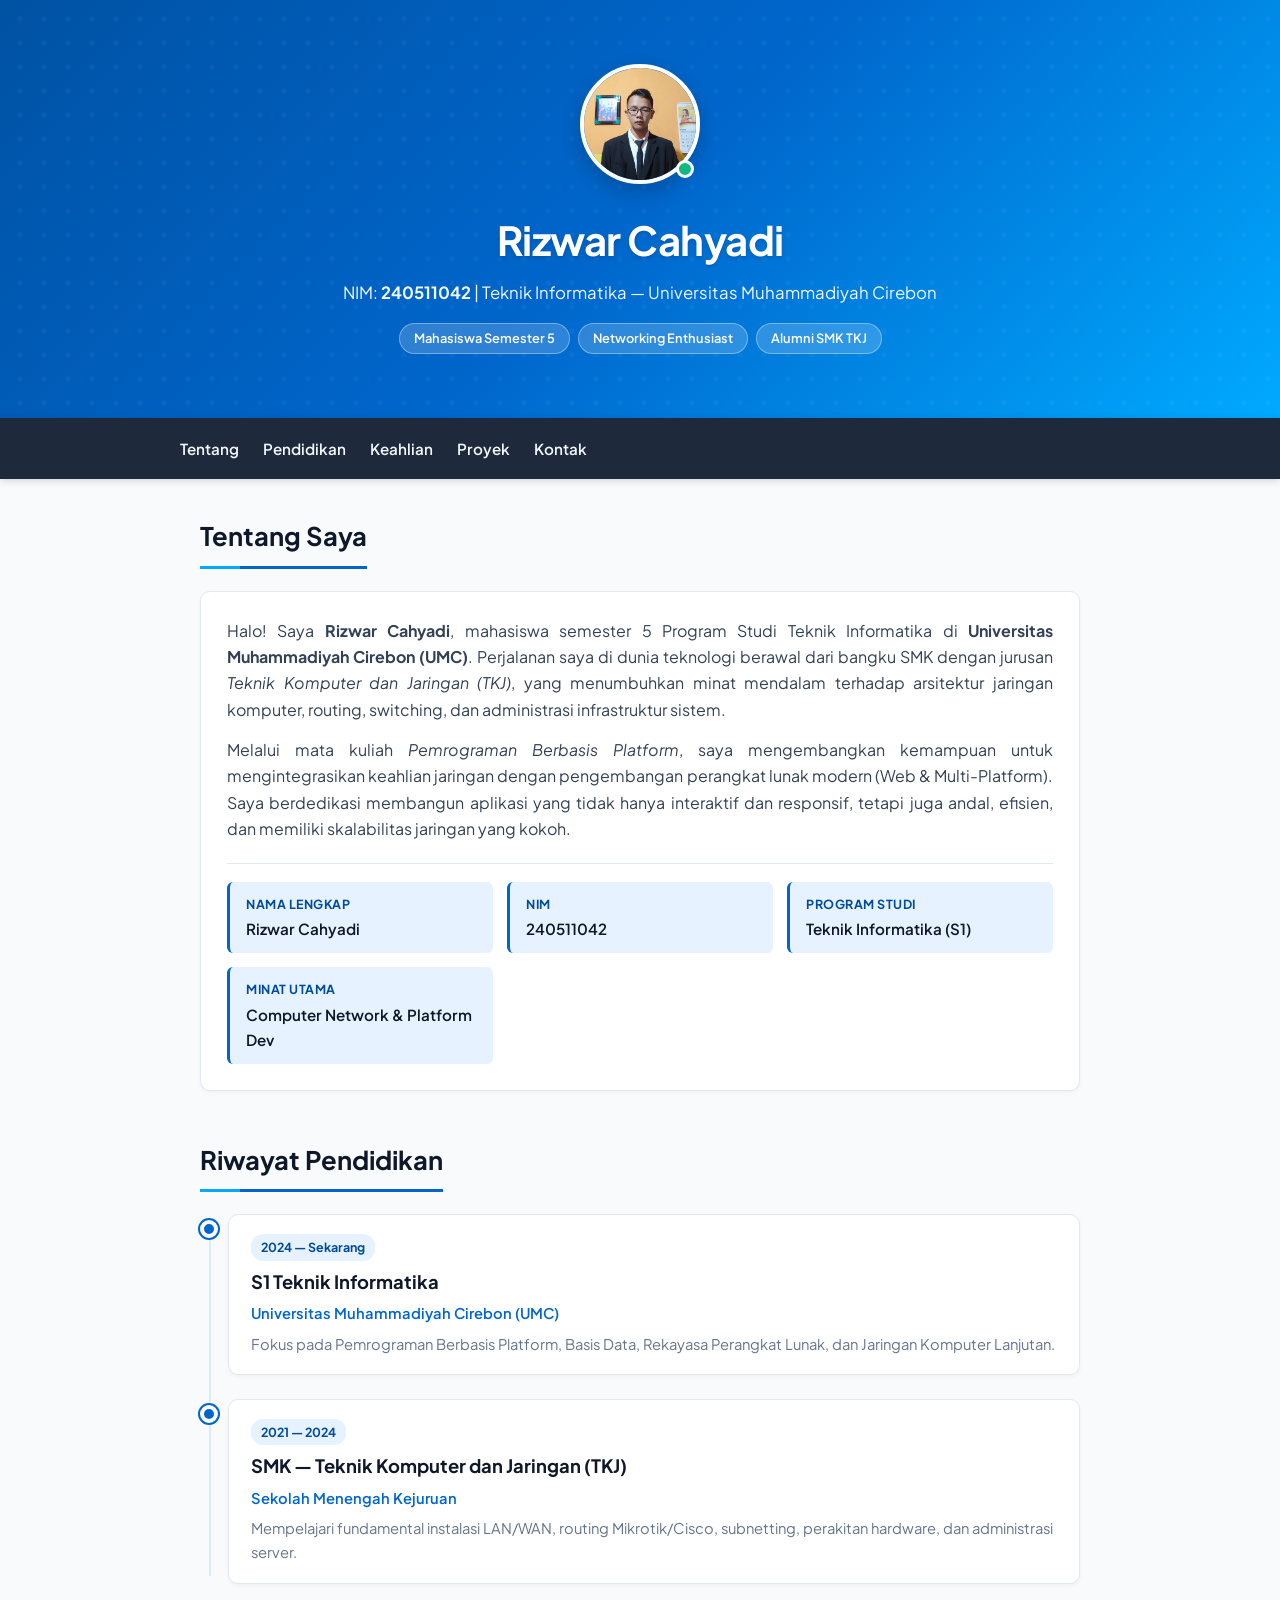
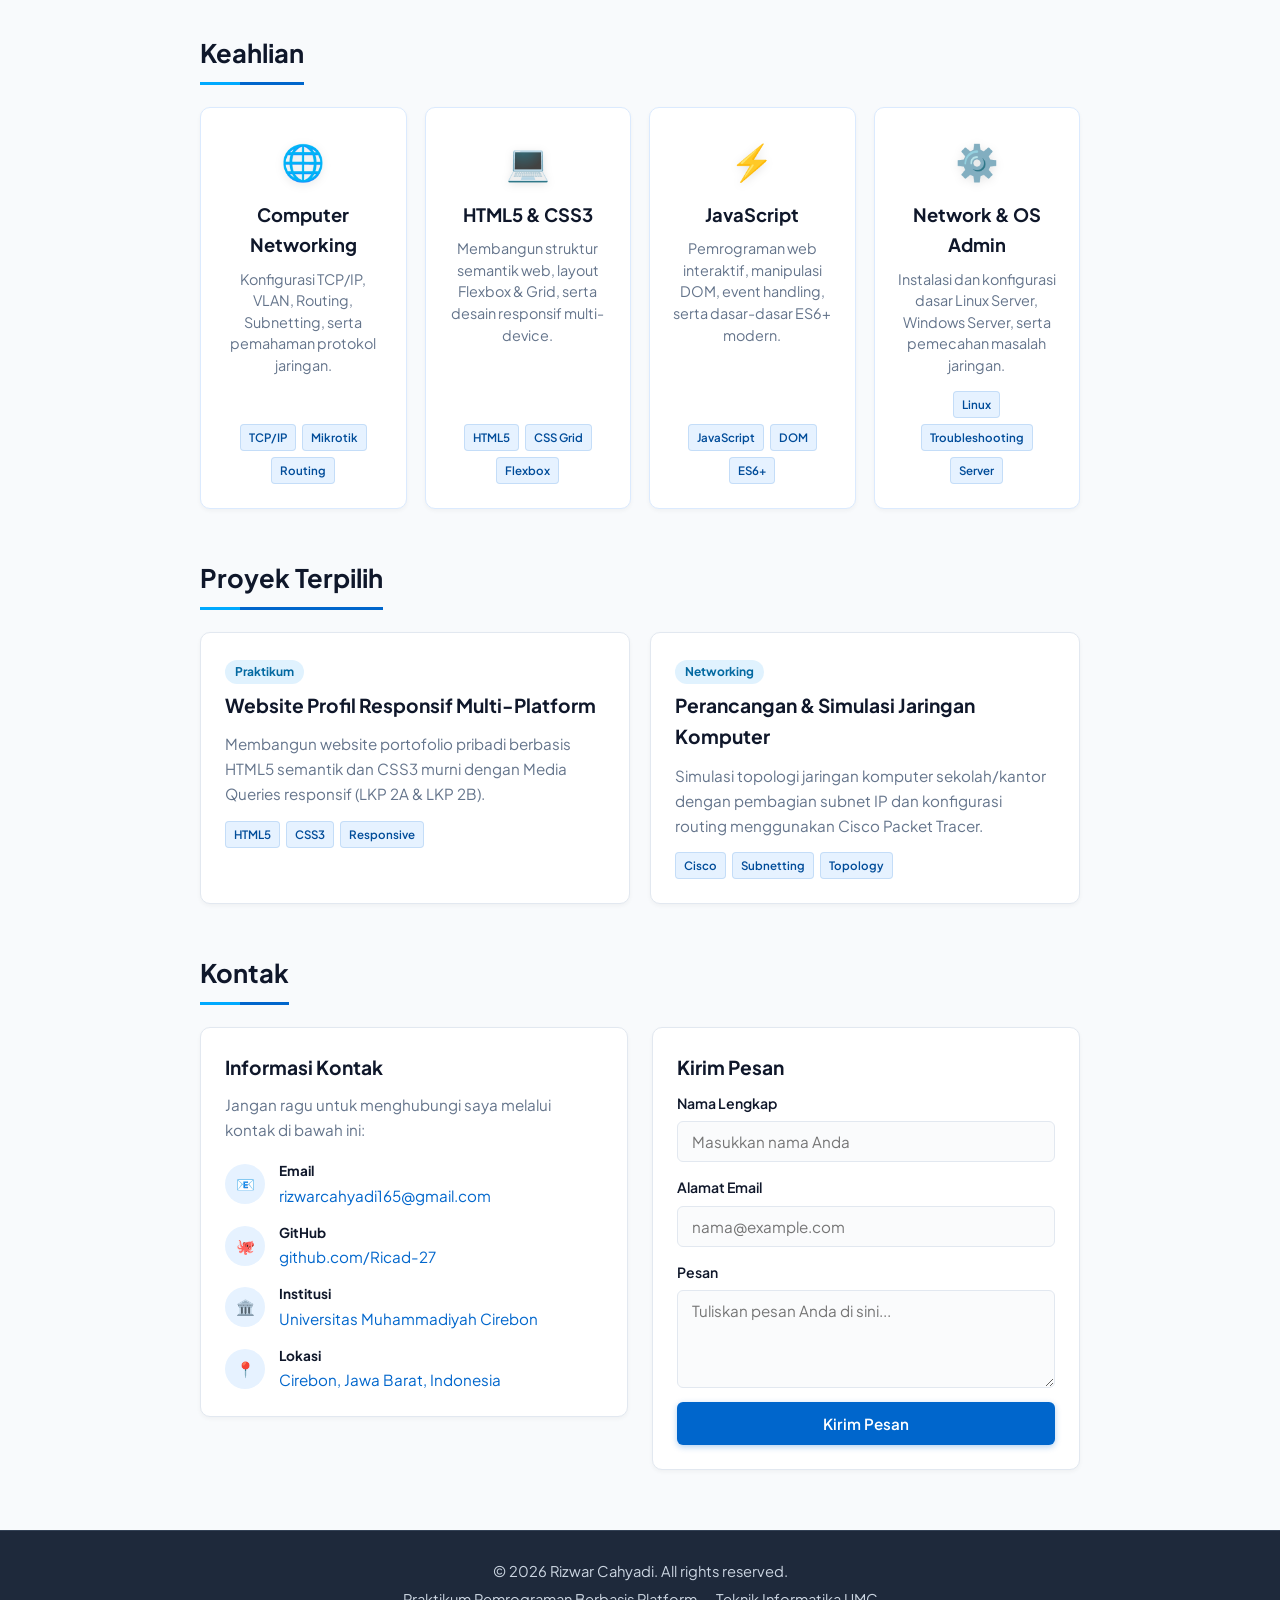
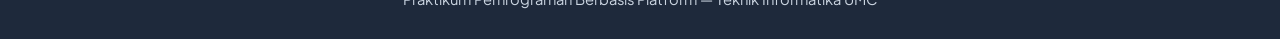
<file: Tugas minggu ke-4/MYWEB/index.html>
<!DOCTYPE html>
<html lang="id">
<head>
  <meta charset="UTF-8">
  <meta name="viewport" content="width=device-width, initial-scale=1.0">
  <title>Profil - Rizwar Cahyadi</title>
  <link rel="preconnect" href="https://fonts.googleapis.com">
  <link rel="preconnect" href="https://fonts.gstatic.com" crossorigin>
  <link href="https://fonts.googleapis.com/css2?family=Plus+Jakarta+Sans:wght@400;500;600;700&display=swap" rel="stylesheet">
  <link rel="stylesheet" href="style.css">
</head>
<body>
  <!-- Header / Hero Section -->
  <header>
    <div class="header-container">
      <div class="foto-wrapper">
        <img src="assets/ricad.jpg" alt="Foto Profil Rizwar Cahyadi" class="foto">
        <span class="status-badge" title="Aktif Belajar"></span>
      </div>
      <h1>Rizwar Cahyadi</h1>
      <p class="subtitle">NIM: <strong>240511042</strong> | Teknik Informatika — Universitas Muhammadiyah Cirebon</p>
      <div class="badge-group">
        <span class="pill-badge">Mahasiswa Semester 5</span>
        <span class="pill-badge">Networking Enthusiast</span>
        <span class="pill-badge">Alumni SMK TKJ</span>
      </div>
    </div>
  </header>

  <!-- Navigasi Sticky (Flexbox) -->
  <nav>
    <div class="nav-container">
      <a href="#tentang" class="nav-link">Tentang</a>
      <a href="#pendidikan" class="nav-link">Pendidikan</a>
      <a href="#keahlian" class="nav-link">Keahlian</a>
      <a href="#proyek" class="nav-link">Proyek</a>
      <a href="#kontak" class="nav-link">Kontak</a>
    </div>
  </nav>

  <!-- Konten Utama Semantik -->
  <main>
    <!-- Section: Tentang -->
    <section id="tentang">
      <h2>Tentang Saya</h2>
      <div class="about-card">
        <p>
          Halo! Saya <strong>Rizwar Cahyadi</strong>, mahasiswa semester 5 Program Studi Teknik Informatika di <strong>Universitas Muhammadiyah Cirebon (UMC)</strong>. 
          Perjalanan saya di dunia teknologi berawal dari bangku SMK dengan jurusan <em>Teknik Komputer dan Jaringan (TKJ)</em>, yang menumbuhkan minat mendalam terhadap arsitektur jaringan komputer, routing, switching, dan administrasi infrastruktur sistem.
        </p>
        <p>
          Melalui mata kuliah <em>Pemrograman Berbasis Platform</em>, saya mengembangkan kemampuan untuk mengintegrasikan keahlian jaringan dengan pengembangan perangkat lunak modern (Web & Multi-Platform). Saya berdedikasi membangun aplikasi yang tidak hanya interaktif dan responsif, tetapi juga andal, efisien, dan memiliki skalabilitas jaringan yang kokoh.
        </p>
        <div class="info-grid">
          <div class="info-item">
            <span class="info-label">Nama Lengkap</span>
            <span class="info-value">Rizwar Cahyadi</span>
          </div>
          <div class="info-item">
            <span class="info-label">NIM</span>
            <span class="info-value">240511042</span>
          </div>
          <div class="info-item">
            <span class="info-label">Program Studi</span>
            <span class="info-value">Teknik Informatika (S1)</span>
          </div>
          <div class="info-item">
            <span class="info-label">Minat Utama</span>
            <span class="info-value">Computer Network & Platform Dev</span>
          </div>
        </div>
      </div>
    </section>

    <!-- Section: Riwayat Pendidikan -->
    <section id="pendidikan">
      <h2>Riwayat Pendidikan</h2>
      <div class="timeline">
        <div class="timeline-item">
          <div class="timeline-dot"></div>
          <div class="timeline-content">
            <span class="timeline-date">2024 — Sekarang</span>
            <h3>S1 Teknik Informatika</h3>
            <p class="institution">Universitas Muhammadiyah Cirebon (UMC)</p>
            <p class="timeline-desc">Fokus pada Pemrograman Berbasis Platform, Basis Data, Rekayasa Perangkat Lunak, dan Jaringan Komputer Lanjutan.</p>
          </div>
        </div>
        <div class="timeline-item">
          <div class="timeline-dot"></div>
          <div class="timeline-content">
            <span class="timeline-date">2021 — 2024</span>
            <h3>SMK — Teknik Komputer dan Jaringan (TKJ)</h3>
            <p class="institution">Sekolah Menengah Kejuruan</p>
            <p class="timeline-desc">Mempelajari fundamental instalasi LAN/WAN, routing Mikrotik/Cisco, subnetting, perakitan hardware, dan administrasi server.</p>
          </div>
        </div>
      </div>
    </section>

    <!-- Section: Keahlian (CSS Grid 1 -> 2 -> 4 Kolom) -->
    <section id="keahlian">
      <h2>Keahlian</h2>
      <div class="cards">
        <div class="card">
          <div class="card-icon">🌐</div>
          <h3>Computer Networking</h3>
          <p>Konfigurasi TCP/IP, VLAN, Routing, Subnetting, serta pemahaman protokol jaringan.</p>
          <div class="tags">
            <span class="tag">TCP/IP</span>
            <span class="tag">Mikrotik</span>
            <span class="tag">Routing</span>
          </div>
        </div>

        <div class="card">
          <div class="card-icon">💻</div>
          <h3>HTML5 & CSS3</h3>
          <p>Membangun struktur semantik web, layout Flexbox & Grid, serta desain responsif multi-device.</p>
          <div class="tags">
            <span class="tag">HTML5</span>
            <span class="tag">CSS Grid</span>
            <span class="tag">Flexbox</span>
          </div>
        </div>

        <div class="card">
          <div class="card-icon">⚡</div>
          <h3>JavaScript</h3>
          <p>Pemrograman web interaktif, manipulasi DOM, event handling, serta dasar-dasar ES6+ modern.</p>
          <div class="tags">
            <span class="tag">JavaScript</span>
            <span class="tag">DOM</span>
            <span class="tag">ES6+</span>
          </div>
        </div>

        <div class="card">
          <div class="card-icon">⚙️</div>
          <h3>Network & OS Admin</h3>
          <p>Instalasi dan konfigurasi dasar Linux Server, Windows Server, serta pemecahan masalah jaringan.</p>
          <div class="tags">
            <span class="tag">Linux</span>
            <span class="tag">Troubleshooting</span>
            <span class="tag">Server</span>
          </div>
        </div>
      </div>
    </section>

    <!-- Section: Proyek Portofolio -->
    <section id="proyek">
      <h2>Proyek Terpilih</h2>
      <div class="project-grid">
        <article class="project-card">
          <div class="project-header">
            <span class="project-badge">Praktikum</span>
            <h3>Website Profil Responsif Multi-Platform</h3>
          </div>
          <p>Membangun website portofolio pribadi berbasis HTML5 semantik dan CSS3 murni dengan Media Queries responsif (LKP 2A & LKP 2B).</p>
          <div class="tags">
            <span class="tag">HTML5</span>
            <span class="tag">CSS3</span>
            <span class="tag">Responsive</span>
          </div>
        </article>

        <article class="project-card">
          <div class="project-header">
            <span class="project-badge">Networking</span>
            <h3>Perancangan & Simulasi Jaringan Komputer</h3>
          </div>
          <p>Simulasi topologi jaringan komputer sekolah/kantor dengan pembagian subnet IP dan konfigurasi routing menggunakan Cisco Packet Tracer.</p>
          <div class="tags">
            <span class="tag">Cisco</span>
            <span class="tag">Subnetting</span>
            <span class="tag">Topology</span>
          </div>
        </article>
      </div>
    </section>

    <!-- Section: Kontak & Formulir Pesan -->
    <section id="kontak">
      <h2>Kontak</h2>
      <div class="contact-wrapper">
        <div class="contact-info">
          <h3>Informasi Kontak</h3>
          <p>Jangan ragu untuk menghubungi saya melalui kontak di bawah ini:</p>
          <ul class="contact-list">
            <li>
              <span class="contact-icon">📧</span>
              <div>
                <strong>Email</strong>
                <a href="mailto:rizwarcahyadi165@gmail.com">rizwarcahyadi165@gmail.com</a>
              </div>
            </li>
            <li>
              <span class="contact-icon">🐙</span>
              <div>
                <strong>GitHub</strong>
                <a href="https://github.com/Ricad-27" target="_blank" rel="noopener noreferrer">github.com/Ricad-27</a>
              </div>
            </li>
            <li>
              <span class="contact-icon">🏛️</span>
              <div>
                <strong>Institusi</strong>
                <span>Universitas Muhammadiyah Cirebon</span>
              </div>
            </li>
            <li>
              <span class="contact-icon">📍</span>
              <div>
                <strong>Lokasi</strong>
                <span>Cirebon, Jawa Barat, Indonesia</span>
              </div>
            </li>
          </ul>
        </div>

        <div class="contact-form-container">
          <h3>Kirim Pesan</h3>
          <form class="contact-form" onsubmit="event.preventDefault(); alert('Terima kasih! Pesan simulasi Anda telah terkirim.');">
            <div class="form-group">
              <label for="nama">Nama Lengkap</label>
              <input type="text" id="nama" name="nama" placeholder="Masukkan nama Anda" required>
            </div>
            <div class="form-group">
              <label for="email">Alamat Email</label>
              <input type="email" id="email" name="email" placeholder="nama@example.com" required>
            </div>
            <div class="form-group">
              <label for="pesan">Pesan</label>
              <textarea id="pesan" name="pesan" rows="4" placeholder="Tuliskan pesan Anda di sini..." required></textarea>
            </div>
            <button type="submit" class="btn-kirim">Kirim Pesan</button>
          </form>
        </div>
      </div>
    </section>
  </main>

  <!-- Footer Semantik -->
  <footer>
    <div class="footer-content">
      <p>&copy; 2026 Rizwar Cahyadi. All rights reserved.</p>
      <p class="footer-sub">Praktikum Pemrograman Berbasis Platform — Teknik Informatika UMC</p>
    </div>
  </footer>
</body>
</html>
</file>
<file: Tugas minggu ke-4/MYWEB/style.css>
/* ========================================================
   PROFIL MAHASISWA - RIZWAR CAHYADI (240511042)
   Pemrograman Berbasis Platform (LKP 2A & LKP 2B)
   Teknik Informatika - Universitas Muhammadiyah Cirebon
   ======================================================== */

/* CSS Variables & Theme Setup */
:root {
  --primary: #0066cc;
  --primary-dark: #004c99;
  --primary-light: #e6f2ff;
  --accent: #00aaff;
  --text-dark: #0f172a;
  --text-body: #334155;
  --text-muted: #64748b;
  --bg-body: #f8fafc;
  --bg-card: #ffffff;
  --border-color: #dbeafe;
  --border-subtle: #e2e8f0;
  --radius-sm: 6px;
  --radius-md: 10px;
  --radius-lg: 16px;
  --shadow-sm: 0 2px 4px rgba(0, 0, 0, 0.04);
  --shadow-md: 0 4px 12px rgba(0, 102, 204, 0.08);
  --shadow-lg: 0 10px 25px -3px rgba(0, 102, 204, 0.15);
  --transition: all 0.25s ease;
}

/* Reset & Base Styling */
* {
  margin: 0;
  padding: 0;
  box-sizing: border-box;
}

html {
  scroll-behavior: smooth;
}

body {
  font-family: 'Plus Jakarta Sans', 'Segoe UI', Arial, sans-serif;
  color: var(--text-body);
  background-color: var(--bg-body);
  line-height: 1.65;
  -webkit-font-smoothing: antialiased;
}

/* ========================================================
   HEADER / HERO SECTION
   ======================================================== */
header {
  background: linear-gradient(135deg, #0052a3 0%, var(--primary) 50%, var(--accent) 100%);
  color: #ffffff;
  padding: 48px 20px;
  text-align: center;
  position: relative;
  overflow: hidden;
}

header::before {
  content: '';
  position: absolute;
  top: -50%;
  left: -50%;
  width: 200%;
  height: 200%;
  background: radial-gradient(circle, rgba(255, 255, 255, 0.1) 10%, transparent 20%);
  background-size: 24px 24px;
  opacity: 0.4;
  pointer-events: none;
}

.header-container {
  max-width: 760px;
  margin: 0 auto;
  position: relative;
  z-index: 1;
}

.foto-wrapper {
  position: relative;
  display: inline-block;
  margin-bottom: 16px;
}

.foto {
  width: 120px;
  height: 120px;
  border-radius: 50%;
  border: 4px solid #ffffff;
  object-fit: cover;
  box-shadow: 0 8px 20px rgba(0, 0, 0, 0.2);
  display: block;
  transition: var(--transition);
}

.foto:hover {
  transform: scale(1.05);
  box-shadow: 0 12px 28px rgba(0, 0, 0, 0.28);
}

.status-badge {
  position: absolute;
  bottom: 6px;
  right: 6px;
  width: 18px;
  height: 18px;
  background-color: #10b981;
  border: 3px solid #ffffff;
  border-radius: 50%;
}

header h1 {
  font-size: 2.1rem;
  font-weight: 700;
  letter-spacing: -0.5px;
  margin-bottom: 6px;
  text-shadow: 0 2px 4px rgba(0, 0, 0, 0.15);
}

.subtitle {
  font-size: 1.05rem;
  opacity: 0.95;
  font-weight: 400;
  margin-bottom: 16px;
}

.subtitle strong {
  color: #ffffff;
}

.badge-group {
  display: flex;
  flex-wrap: wrap;
  justify-content: center;
  gap: 8px;
  margin-top: 10px;
}

.pill-badge {
  background: rgba(255, 255, 255, 0.18);
  backdrop-filter: blur(4px);
  color: #ffffff;
  font-size: 0.8rem;
  font-weight: 600;
  padding: 4px 14px;
  border-radius: 20px;
  border: 1px solid rgba(255, 255, 255, 0.35);
}

/* ========================================================
   NAVIGASI (FLEXBOX)
   ======================================================== */
nav {
  background: #1e293b;
  position: sticky;
  top: 0;
  z-index: 100;
  box-shadow: 0 2px 8px rgba(0, 0, 0, 0.15);
}

.nav-container {
  display: flex;
  justify-content: center;
  align-items: center;
  flex-wrap: wrap;
  gap: 24px;
  padding: 14px 20px;
  max-width: 960px;
  margin: 0 auto;
}

nav a.nav-link {
  color: #f1f5f9;
  text-decoration: none;
  font-weight: 600;
  font-size: 0.95rem;
  position: relative;
  padding: 4px 0;
  transition: var(--transition);
}

nav a.nav-link::after {
  content: '';
  position: absolute;
  bottom: 0;
  left: 0;
  width: 0%;
  height: 2px;
  background-color: var(--accent);
  transition: var(--transition);
}

nav a.nav-link:hover {
  color: var(--accent);
}

nav a.nav-link:hover::after {
  width: 100%;
}

/* ========================================================
   KONTEN UTAMA
   ======================================================== */
main {
  max-width: 960px;
  margin: 36px auto;
  padding: 0 20px;
}

section {
  margin-bottom: 48px;
}

h2 {
  color: var(--text-dark);
  font-size: 1.6rem;
  font-weight: 700;
  border-bottom: 3px solid var(--primary);
  padding-bottom: 8px;
  margin-bottom: 22px;
  position: relative;
  display: inline-block;
}

h2::after {
  content: '';
  position: absolute;
  bottom: -3px;
  left: 0;
  width: 40px;
  height: 3px;
  background: var(--accent);
}

/* ========================================================
   SECTION: TENTANG SAYA
   ======================================================== */
.about-card {
  background: var(--bg-card);
  padding: 26px;
  border-radius: var(--radius-md);
  border: 1px solid var(--border-subtle);
  box-shadow: var(--shadow-sm);
}

.about-card p {
  margin-bottom: 14px;
  text-align: justify;
  font-size: 1rem;
}

.info-grid {
  display: grid;
  grid-template-columns: repeat(auto-fit, minmax(200px, 1fr));
  gap: 14px;
  margin-top: 20px;
  padding-top: 18px;
  border-top: 1px solid var(--border-subtle);
}

.info-item {
  display: flex;
  flex-direction: column;
  background: var(--primary-light);
  padding: 12px 16px;
  border-radius: var(--radius-sm);
  border-left: 3px solid var(--primary);
}

.info-label {
  font-size: 0.78rem;
  text-transform: uppercase;
  color: var(--primary-dark);
  font-weight: 700;
  letter-spacing: 0.5px;
}

.info-value {
  font-size: 0.95rem;
  font-weight: 600;
  color: var(--text-dark);
  margin-top: 2px;
}

/* ========================================================
   SECTION: PENDIDIKAN (TIMELINE)
   ======================================================== */
.timeline {
  position: relative;
  padding-left: 28px;
}

.timeline::before {
  content: '';
  position: absolute;
  top: 8px;
  bottom: 8px;
  left: 9px;
  width: 2px;
  background: var(--border-color);
}

.timeline-item {
  position: relative;
  margin-bottom: 24px;
}

.timeline-item:last-child {
  margin-bottom: 0;
}

.timeline-dot {
  position: absolute;
  left: -28px;
  top: 6px;
  width: 18px;
  height: 18px;
  border-radius: 50%;
  background: var(--primary);
  border: 4px solid #ffffff;
  box-shadow: 0 0 0 2px var(--primary);
}

.timeline-content {
  background: var(--bg-card);
  padding: 18px 22px;
  border-radius: var(--radius-md);
  border: 1px solid var(--border-subtle);
  box-shadow: var(--shadow-sm);
  transition: var(--transition);
}

.timeline-content:hover {
  transform: translateX(4px);
  box-shadow: var(--shadow-md);
  border-color: var(--border-color);
}

.timeline-date {
  display: inline-block;
  background: var(--primary-light);
  color: var(--primary-dark);
  font-size: 0.78rem;
  font-weight: 700;
  padding: 3px 10px;
  border-radius: 12px;
  margin-bottom: 6px;
}

.timeline-content h3 {
  font-size: 1.15rem;
  color: var(--text-dark);
  margin-bottom: 4px;
}

.timeline-content .institution {
  font-weight: 600;
  color: var(--primary);
  font-size: 0.92rem;
  margin-bottom: 6px;
}

.timeline-desc {
  font-size: 0.92rem;
  color: var(--text-muted);
}

/* ========================================================
   SECTION: KEAHLIAN (CARDS GRID)
   ======================================================== */
.cards {
  display: grid;
  grid-template-columns: 1fr; /* Mobile-first default */
  gap: 18px;
}

.card {
  background: var(--bg-card);
  padding: 24px 20px;
  border-radius: var(--radius-md);
  text-align: center;
  border: 1px solid var(--border-color);
  box-shadow: var(--shadow-sm);
  display: flex;
  flex-direction: column;
  align-items: center;
  justify-content: space-between;
  transition: transform 0.25s ease, box-shadow 0.25s ease, border-color 0.25s ease;
}

.card:hover {
  transform: translateY(-6px);
  box-shadow: var(--shadow-lg);
  border-color: var(--accent);
}

.card-icon {
  font-size: 2.2rem;
  margin-bottom: 10px;
  display: inline-block;
  filter: drop-shadow(0 2px 4px rgba(0, 0, 0, 0.1));
}

.card h3 {
  font-size: 1.15rem;
  font-weight: 700;
  margin-bottom: 8px;
  color: var(--text-dark);
}

.card p {
  font-size: 0.9rem;
  color: var(--text-muted);
  line-height: 1.5;
  margin-bottom: 14px;
}

.tags {
  display: flex;
  flex-wrap: wrap;
  justify-content: center;
  gap: 6px;
  margin-top: auto;
}

.tag {
  background: var(--primary-light);
  color: var(--primary-dark);
  font-size: 0.72rem;
  font-weight: 600;
  padding: 3px 8px;
  border-radius: 4px;
  border: 1px solid rgba(0, 102, 204, 0.15);
}

/* ========================================================
   SECTION: PROYEK TERPILIH
   ======================================================== */
.project-grid {
  display: grid;
  grid-template-columns: 1fr;
  gap: 20px;
}

.project-card {
  background: var(--bg-card);
  padding: 24px;
  border-radius: var(--radius-md);
  border: 1px solid var(--border-subtle);
  box-shadow: var(--shadow-sm);
  transition: var(--transition);
}

.project-card:hover {
  transform: translateY(-4px);
  box-shadow: var(--shadow-md);
  border-color: var(--border-color);
}

.project-header {
  margin-bottom: 10px;
}

.project-badge {
  display: inline-block;
  background: #e0f2fe;
  color: #0369a1;
  font-size: 0.75rem;
  font-weight: 700;
  padding: 2px 10px;
  border-radius: 12px;
  margin-bottom: 6px;
}

.project-card h3 {
  font-size: 1.2rem;
  color: var(--text-dark);
}

.project-card p {
  font-size: 0.95rem;
  color: var(--text-muted);
  margin-bottom: 14px;
}

.project-card .tags {
  justify-content: flex-start;
}

/* ========================================================
   SECTION: KONTAK & FORM
   ======================================================== */
.contact-wrapper {
  display: grid;
  grid-template-columns: 1fr;
  gap: 24px;
}

.contact-info,
.contact-form-container {
  background: var(--bg-card);
  padding: 24px;
  border-radius: var(--radius-md);
  border: 1px solid var(--border-subtle);
  box-shadow: var(--shadow-sm);
}

.contact-info h3,
.contact-form-container h3 {
  font-size: 1.2rem;
  color: var(--text-dark);
  margin-bottom: 8px;
}

.contact-info > p {
  font-size: 0.95rem;
  color: var(--text-muted);
  margin-bottom: 18px;
}

.contact-list {
  list-style: none;
  display: flex;
  flex-direction: column;
  gap: 14px;
}

.contact-list li {
  display: flex;
  align-items: center;
  gap: 14px;
}

.contact-icon {
  font-size: 1.4rem;
  width: 40px;
  height: 40px;
  display: flex;
  align-items: center;
  justify-content: center;
  background: var(--primary-light);
  border-radius: 50%;
  flex-shrink: 0;
}

.contact-list div {
  display: flex;
  flex-direction: column;
}

.contact-list strong {
  font-size: 0.85rem;
  color: var(--text-dark);
}

.contact-list a,
.contact-list span {
  font-size: 0.95rem;
  color: var(--primary);
  text-decoration: none;
  word-break: break-all;
}

.contact-list a:hover {
  text-decoration: underline;
  color: var(--primary-dark);
}

/* Formulir Styling (HTML Form Sesuai Modul Hal. 14) */
.contact-form {
  display: flex;
  flex-direction: column;
  gap: 14px;
}

.form-group {
  display: flex;
  flex-direction: column;
  gap: 6px;
}

.form-group label {
  font-size: 0.88rem;
  font-weight: 600;
  color: var(--text-dark);
}

.form-group input,
.form-group textarea {
  font-family: inherit;
  font-size: 0.95rem;
  padding: 10px 14px;
  border-radius: var(--radius-sm);
  border: 1px solid var(--border-subtle);
  background-color: #fafbfc;
  color: var(--text-dark);
  transition: var(--transition);
}

.form-group input:focus,
.form-group textarea:focus {
  outline: none;
  border-color: var(--primary);
  background-color: #ffffff;
  box-shadow: 0 0 0 3px rgba(0, 102, 204, 0.15);
}

.btn-kirim {
  font-family: inherit;
  background: var(--primary);
  color: #ffffff;
  border: none;
  padding: 12px 20px;
  font-size: 0.95rem;
  font-weight: 600;
  border-radius: var(--radius-sm);
  cursor: pointer;
  transition: var(--transition);
  box-shadow: 0 2px 6px rgba(0, 102, 204, 0.3);
}

.btn-kirim:hover {
  background: var(--primary-dark);
  transform: translateY(-2px);
  box-shadow: 0 4px 12px rgba(0, 102, 204, 0.4);
}

/* ========================================================
   FOOTER SEMANTIK
   ======================================================== */
footer {
  background: #1e293b;
  color: #94a3b8;
  text-align: center;
  padding: 28px 20px;
  margin-top: 60px;
  border-top: 1px solid #334155;
}

.footer-content p {
  font-size: 0.92rem;
  color: #cbd5e1;
}

.footer-sub {
  font-size: 0.82rem;
  margin-top: 4px;
  color: #64748b;
}

/* ========================================================
   MEDIA QUERIES (SESUAI MODUL PERTEMUAN 3 / LKP 2B)
   ======================================================== */

/* Tablet (min-width: 768px): 2 kolom cards, nav flex-start */
@media (min-width: 768px) {
  .cards {
    grid-template-columns: repeat(2, 1fr);
  }

  .nav-container {
    justify-content: flex-start;
    padding-left: 20px;
  }

  .project-grid {
    grid-template-columns: repeat(2, 1fr);
  }

  .contact-wrapper {
    grid-template-columns: 1fr 1fr;
    align-items: start;
  }
}

/* Desktop (min-width: 1024px): 4 kolom cards, padding bertambah */
@media (min-width: 1024px) {
  .cards {
    grid-template-columns: repeat(4, 1fr);
  }

  main {
    padding: 0 40px;
  }

  header {
    padding: 64px 20px;
  }

  header h1 {
    font-size: 2.5rem;
  }
}

/* Mobile kecil (max-width: 480px): adaptasi ukuran teks & padding */
@media (max-width: 480px) {
  header {
    padding: 28px 16px;
  }

  header h1 {
    font-size: 1.6rem;
  }

  .subtitle {
    font-size: 0.88rem;
  }

  .foto {
    width: 80px;
    height: 80px;
  }

  .nav-container {
    gap: 12px;
    font-size: 0.85rem;
    padding: 10px 14px;
  }

  main {
    padding: 0 14px;
    margin-top: 24px;
  }

  .about-card,
  .contact-info,
  .contact-form-container {
    padding: 18px;
  }
}
</file>
